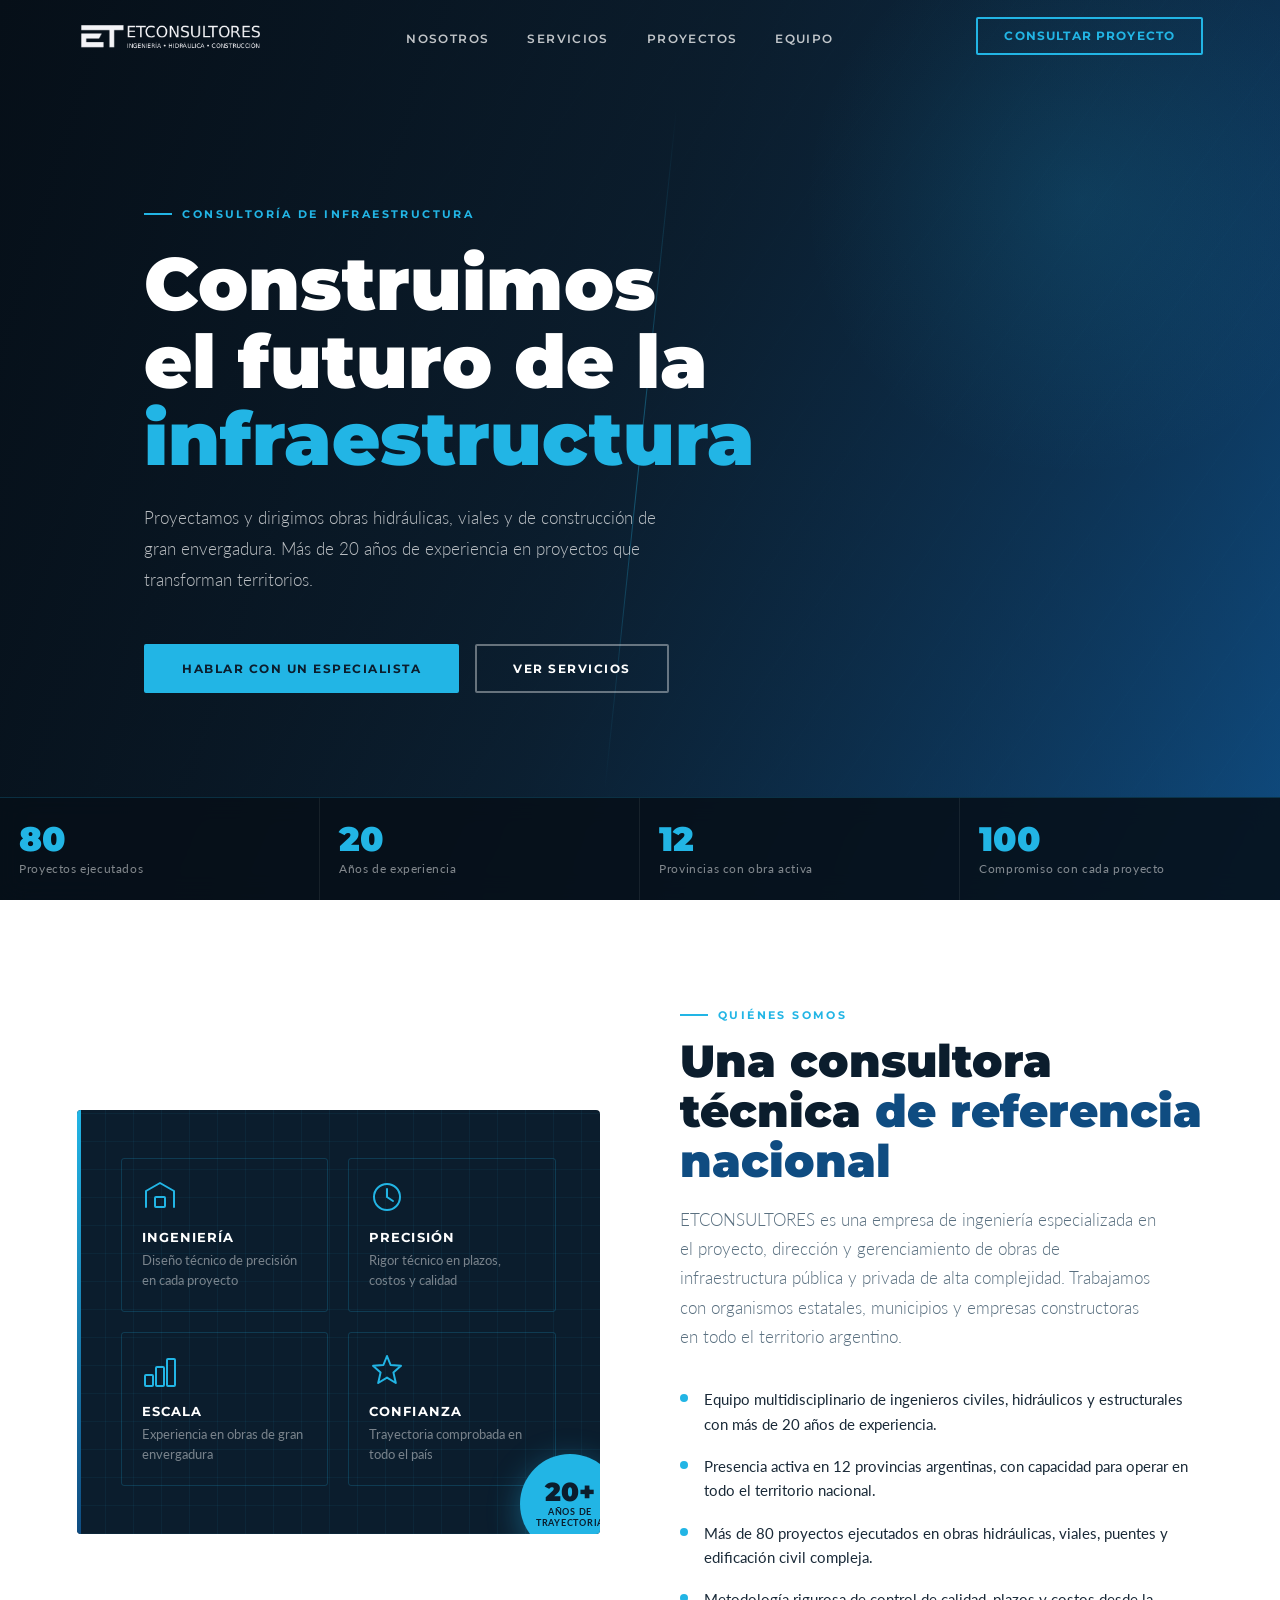
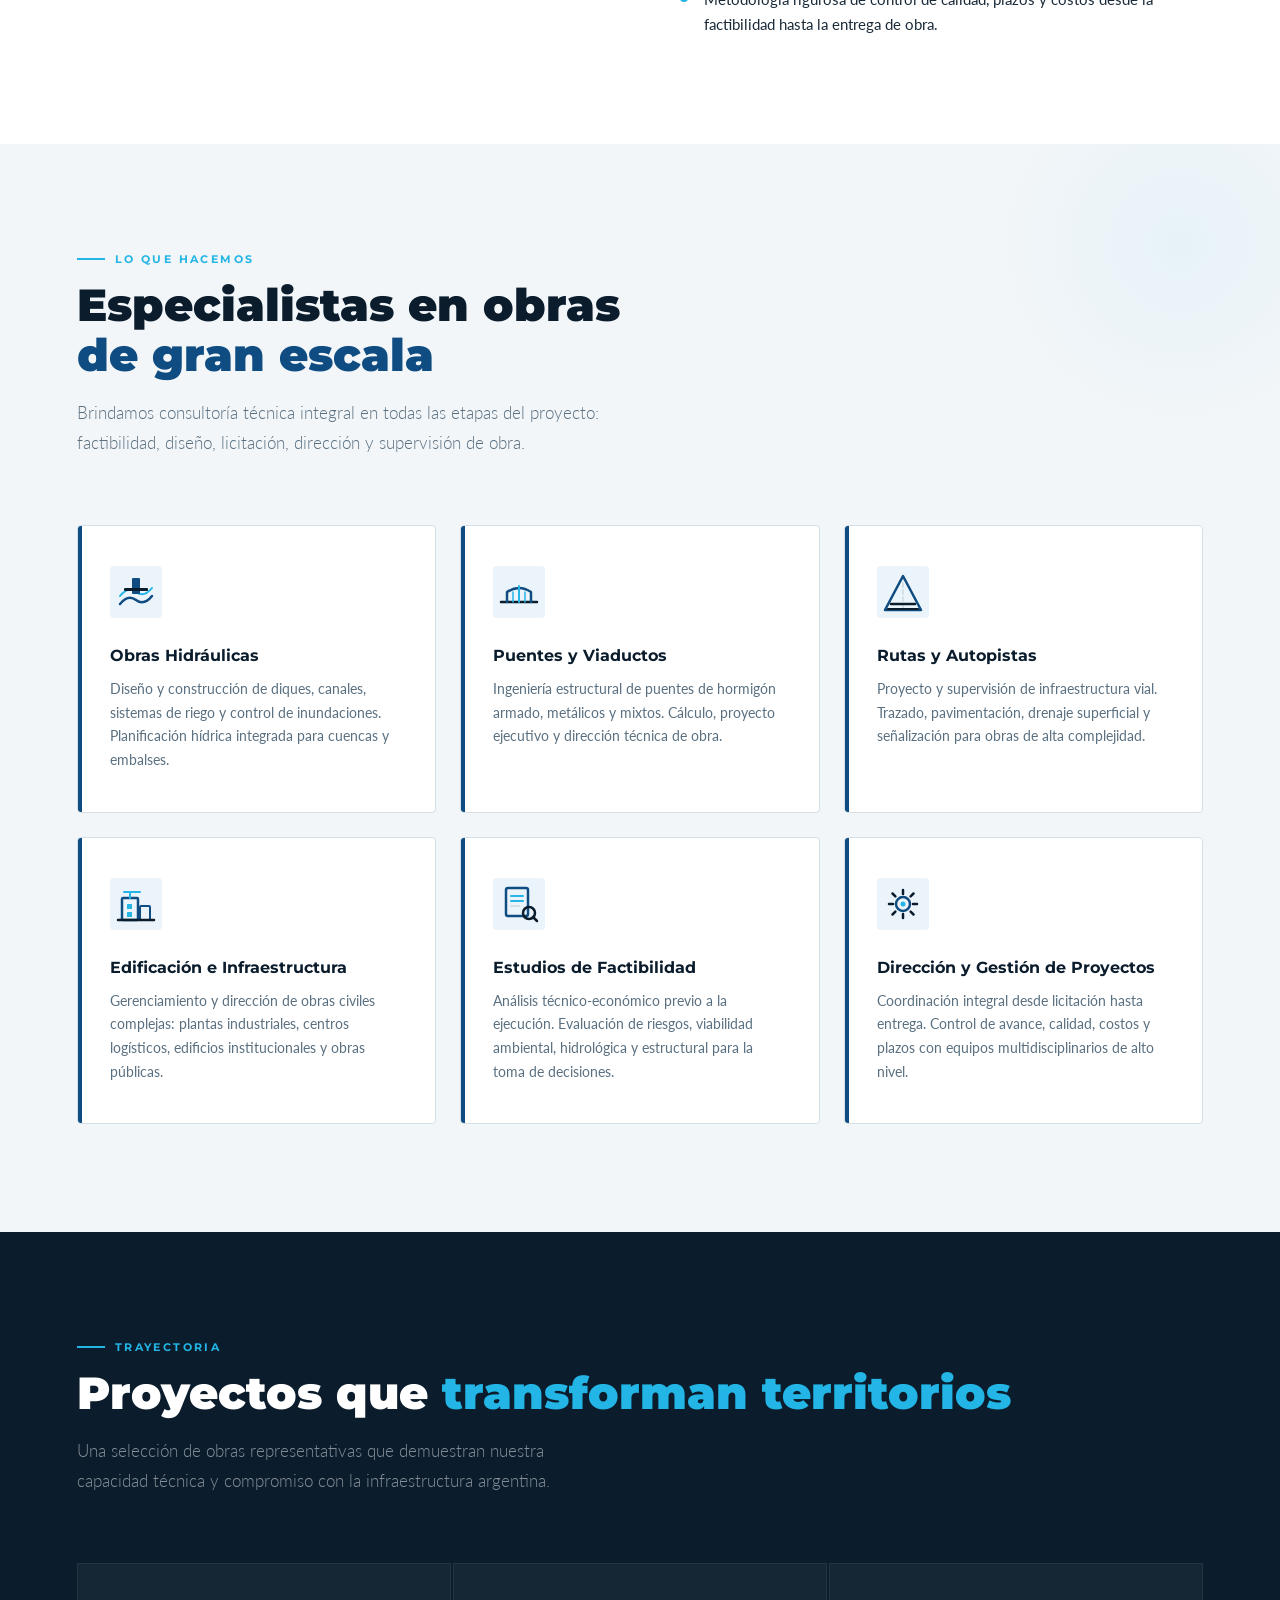
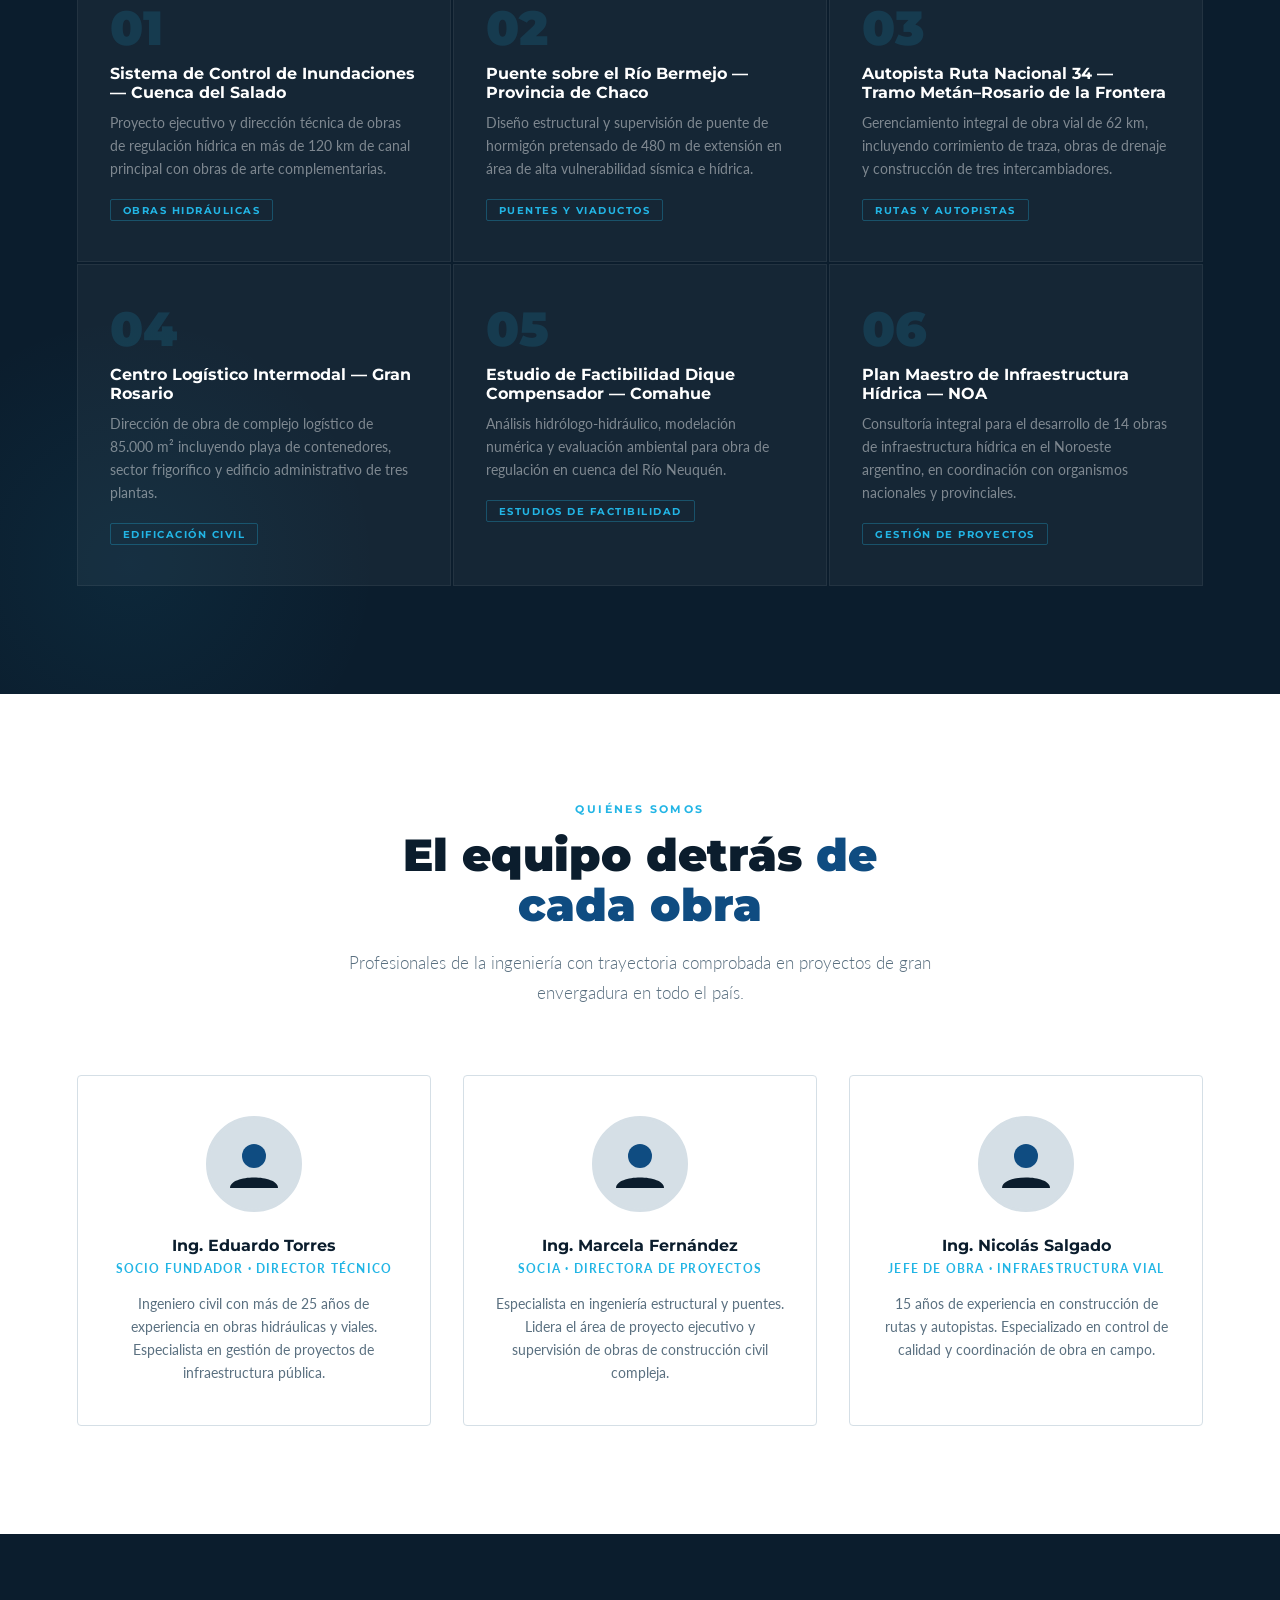
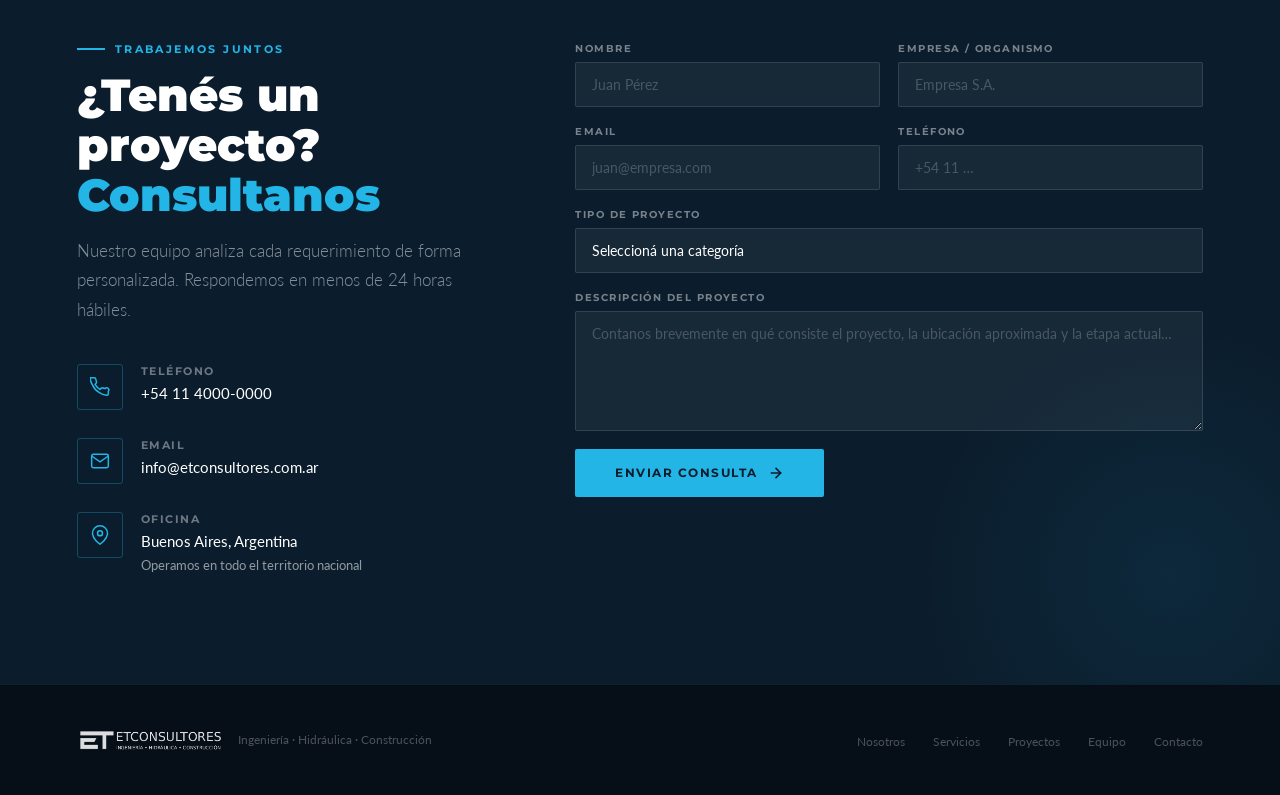
<file: index.html>
<!DOCTYPE html>
<html lang="es">

<head>
  <meta charset="UTF-8" />
  <meta name="viewport" content="width=device-width, initial-scale=1.0" />
  <title>ETCONSULTORES — Ingeniería · Hidráulica · Construcción</title>
  <meta name="description"
    content="Consultoría técnica integral en ingeniería hidráulica, vial y construcción. Más de 20 años proyectando y dirigiendo obras de infraestructura de gran escala en Argentina." />
  <link rel="icon" type="image/png" href="favicon.png" />
  <link
    href="https://fonts.googleapis.com/css2?family=Montserrat:wght@400;600;700;900&family=Lato:wght@300;400;700&display=swap"
    rel="stylesheet" />
  <link rel="stylesheet" href="styles.css" />
</head>

<body>

  <!-- ============================================================
     NAVBAR
  ============================================================ -->
  <nav id="navbar" role="navigation" aria-label="Navegación principal">
    <a href="#hero" class="nav-logo">
      <!-- Usar et-logo-white.png si está disponible, sino et-logo.png -->
      <img src="/images/etlogowhite.png" alt="ETCONSULTORES — Ingeniería Hidráulica Construcción" />
    </a>

    <ul class="nav-links">
      <li><a href="#nosotros">Nosotros</a></li>
      <li><a href="#servicios">Servicios</a></li>
      <li><a href="#proyectos">Proyectos</a></li>
      <li><a href="#equipo">Equipo</a></li>
    </ul>

    <a href="#contacto" class="nav-cta">Consultar proyecto</a>

    <button class="nav-hamburger" id="hamburger" aria-label="Abrir menú" aria-expanded="false"
      aria-controls="mobile-menu">
      <span></span>
      <span></span>
      <span></span>
    </button>
  </nav>

  <!-- Mobile menu -->
  <nav id="mobile-menu" class="nav-mobile" aria-label="Menú móvil">
    <a href="#nosotros">Nosotros</a>
    <a href="#servicios">Servicios</a>
    <a href="#proyectos">Proyectos</a>
    <a href="#equipo">Equipo</a>
    <a href="#contacto" class="nav-cta">Consultar proyecto</a>
  </nav>

  <!-- ============================================================
     HERO
  ============================================================ -->
  <section id="hero" aria-label="Inicio">

    <div class="hero-bg">
      <video autoplay muted loop playsinline preload="auto">
        <source src="video.mp4" type="video/mp4" />
      </video>
    </div>
    <div class="hero-overlay"></div>
    <div class="hero-accent-line" aria-hidden="true"></div>
    <div class="hero-glow" aria-hidden="true"></div>

    <div class="hero-content">
      <div class="hero-label-wrap">
        <span class="label">Consultoría de infraestructura</span>
      </div>
      <h1 class="hero-h1">
        Construimos<br>el futuro de la<br><em>infraestructura</em>
      </h1>
      <p class="hero-sub">
        Proyectamos y dirigimos obras hidráulicas, viales y de construcción de gran envergadura.
        Más de 20 años de experiencia en proyectos que transforman territorios.
      </p>
      <div class="hero-btns">
        <a href="#contacto" class="btn-primary">Hablar con un especialista</a>
        <a href="#servicios" class="btn-outline">Ver servicios</a>
      </div>
    </div>

    <div class="hero-stats" aria-label="Indicadores clave">
      <div class="hero-stat">
        <div class="hero-stat-number" data-value="80">+80</div>
        <div class="hero-stat-label">Proyectos ejecutados</div>
      </div>
      <div class="hero-stat">
        <div class="hero-stat-number" data-value="20">20+</div>
        <div class="hero-stat-label">Años de experiencia</div>
      </div>
      <div class="hero-stat">
        <div class="hero-stat-number" data-value="12">12</div>
        <div class="hero-stat-label">Provincias con obra activa</div>
      </div>
      <div class="hero-stat">
        <div class="hero-stat-number" data-value="100">100%</div>
        <div class="hero-stat-label">Compromiso con cada proyecto</div>
      </div>
    </div>
  </section>

  <!-- ============================================================
     NOSOTROS
  ============================================================ -->
  <section id="nosotros">
    <div class="nosotros-wrap">

      <!-- Visual side -->
      <div class="nosotros-visual reveal">
        <div class="nosotros-box">
          <div class="nosotros-box-accent"></div>
          <div class="nosotros-values">

            <div class="nosotros-value-item">
              <svg class="nosotros-value-icon" viewBox="0 0 36 36" fill="none" xmlns="http://www.w3.org/2000/svg">
                <path d="M4 28 L4 12 L18 4 L32 12 L32 28" stroke="currentColor" stroke-width="2" stroke-linecap="round"
                  stroke-linejoin="round" />
                <rect x="13" y="18" width="10" height="10" rx="1" stroke="currentColor" stroke-width="2" />
              </svg>
              <div class="nosotros-value-name">Ingeniería</div>
              <div class="nosotros-value-desc">Diseño técnico de precisión en cada proyecto</div>
            </div>

            <div class="nosotros-value-item">
              <svg class="nosotros-value-icon" viewBox="0 0 36 36" fill="none" xmlns="http://www.w3.org/2000/svg">
                <circle cx="18" cy="18" r="13" stroke="currentColor" stroke-width="2" />
                <path d="M18 10 L18 18 L24 22" stroke="currentColor" stroke-width="2" stroke-linecap="round" />
              </svg>
              <div class="nosotros-value-name">Precisión</div>
              <div class="nosotros-value-desc">Rigor técnico en plazos, costos y calidad</div>
            </div>

            <div class="nosotros-value-item">
              <svg class="nosotros-value-icon" viewBox="0 0 36 36" fill="none" xmlns="http://www.w3.org/2000/svg">
                <rect x="3" y="22" width="8" height="11" rx="1" stroke="currentColor" stroke-width="2" />
                <rect x="14" y="14" width="8" height="19" rx="1" stroke="currentColor" stroke-width="2" />
                <rect x="25" y="6" width="8" height="27" rx="1" stroke="currentColor" stroke-width="2" />
              </svg>
              <div class="nosotros-value-name">Escala</div>
              <div class="nosotros-value-desc">Experiencia en obras de gran envergadura</div>
            </div>

            <div class="nosotros-value-item">
              <svg class="nosotros-value-icon" viewBox="0 0 36 36" fill="none" xmlns="http://www.w3.org/2000/svg">
                <path d="M18 3 L21.6 12 L32 12.8 L24.4 19.4 L26.8 30 L18 24.6 L9.2 30 L11.6 19.4 L4 12.8 L14.4 12 Z"
                  stroke="currentColor" stroke-width="2" stroke-linejoin="round" />
              </svg>
              <div class="nosotros-value-name">Confianza</div>
              <div class="nosotros-value-desc">Trayectoria comprobada en todo el país</div>
            </div>

          </div>

          <div class="nosotros-badge">
            <div class="nosotros-badge-num">20+</div>
            <div class="nosotros-badge-txt">años de<br>trayectoria</div>
          </div>
        </div>
      </div>

      <!-- Text side -->
      <div class="nosotros-text reveal reveal-delay-2">
        <span class="label">Quiénes somos</span>
        <h2 class="section-title">Una consultora técnica <span>de referencia nacional</span></h2>
        <p class="section-sub">
          ETCONSULTORES es una empresa de ingeniería especializada en el proyecto, dirección
          y gerenciamiento de obras de infraestructura pública y privada de alta complejidad.
          Trabajamos con organismos estatales, municipios y empresas constructoras en todo el territorio argentino.
        </p>
        <ul class="nosotros-list">
          <li class="nosotros-list-item">
            <div class="nosotros-list-dot"></div>
            <span>Equipo multidisciplinario de ingenieros civiles, hidráulicos y estructurales con más de 20 años de
              experiencia.</span>
          </li>
          <li class="nosotros-list-item">
            <div class="nosotros-list-dot"></div>
            <span>Presencia activa en 12 provincias argentinas, con capacidad para operar en todo el territorio
              nacional.</span>
          </li>
          <li class="nosotros-list-item">
            <div class="nosotros-list-dot"></div>
            <span>Más de 80 proyectos ejecutados en obras hidráulicas, viales, puentes y edificación civil
              compleja.</span>
          </li>
          <li class="nosotros-list-item">
            <div class="nosotros-list-dot"></div>
            <span>Metodología rigurosa de control de calidad, plazos y costos desde la factibilidad hasta la entrega de
              obra.</span>
          </li>
        </ul>
      </div>

    </div>
  </section>

  <!-- ============================================================
     SERVICIOS
  ============================================================ -->
  <section id="servicios">
    <div class="section-header reveal">
      <span class="label">Lo que hacemos</span>
      <h2 class="section-title">Especialistas en obras<br><span>de gran escala</span></h2>
      <p class="section-sub">
        Brindamos consultoría técnica integral en todas las etapas del proyecto: factibilidad,
        diseño, licitación, dirección y supervisión de obra.
      </p>
    </div>

    <div class="services-grid">

      <div class="service-card reveal reveal-delay-1">
        <div class="service-icon">
          <svg viewBox="0 0 52 52" fill="none" xmlns="http://www.w3.org/2000/svg">
            <rect width="52" height="52" rx="4" fill="#EBF4FA" />
            <path d="M10 38 Q18 28 26 34 Q34 40 42 30" stroke="#0F4C81" stroke-width="2.5" stroke-linecap="round"
              fill="none" />
            <path d="M10 30 Q18 20 26 26 Q34 32 42 22" stroke="#22B5E5" stroke-width="2" stroke-linecap="round"
              fill="none" />
            <rect x="22" y="12" width="8" height="16" rx="1" fill="#0F4C81" />
            <rect x="14" y="22" width="24" height="3" rx="1" fill="#0B1D2D" />
          </svg>
        </div>
        <div class="service-title">Obras Hidráulicas</div>
        <div class="service-desc">Diseño y construcción de diques, canales, sistemas de riego y control de inundaciones.
          Planificación hídrica integrada para cuencas y embalses.</div>
      </div>

      <div class="service-card reveal reveal-delay-2">
        <div class="service-icon">
          <svg viewBox="0 0 52 52" fill="none" xmlns="http://www.w3.org/2000/svg">
            <rect width="52" height="52" rx="4" fill="#EBF4FA" />
            <line x1="8" y1="36" x2="44" y2="36" stroke="#0B1D2D" stroke-width="2.5" stroke-linecap="round" />
            <path d="M14 36 L14 26 Q26 18 38 26 L38 36" stroke="#0F4C81" stroke-width="2.5" fill="none"
              stroke-linecap="round" stroke-linejoin="round" />
            <line x1="26" y1="20" x2="26" y2="36" stroke="#22B5E5" stroke-width="2" stroke-linecap="round" />
            <line x1="20" y1="26" x2="20" y2="36" stroke="#22B5E5" stroke-width="1.5" stroke-linecap="round" />
            <line x1="32" y1="26" x2="32" y2="36" stroke="#22B5E5" stroke-width="1.5" stroke-linecap="round" />
          </svg>
        </div>
        <div class="service-title">Puentes y Viaductos</div>
        <div class="service-desc">Ingeniería estructural de puentes de hormigón armado, metálicos y mixtos. Cálculo,
          proyecto ejecutivo y dirección técnica de obra.</div>
      </div>

      <div class="service-card reveal reveal-delay-3">
        <div class="service-icon">
          <svg viewBox="0 0 52 52" fill="none" xmlns="http://www.w3.org/2000/svg">
            <rect width="52" height="52" rx="4" fill="#EBF4FA" />
            <path d="M26 42 L26 10" stroke="#D5DFE6" stroke-width="2" stroke-dasharray="4 3" stroke-linecap="round" />
            <path d="M8 44 L26 10 L44 44 Z" stroke="#0F4C81" stroke-width="2.5" fill="none" stroke-linejoin="round" />
            <path d="M14 38 L38 38" stroke="#0B1D2D" stroke-width="2.5" stroke-linecap="round" />
            <path d="M11 43 L41 43" stroke="#0B1D2D" stroke-width="2" stroke-linecap="round" />
          </svg>
        </div>
        <div class="service-title">Rutas y Autopistas</div>
        <div class="service-desc">Proyecto y supervisión de infraestructura vial. Trazado, pavimentación, drenaje
          superficial y señalización para obras de alta complejidad.</div>
      </div>

      <div class="service-card reveal reveal-delay-1">
        <div class="service-icon">
          <svg viewBox="0 0 52 52" fill="none" xmlns="http://www.w3.org/2000/svg">
            <rect width="52" height="52" rx="4" fill="#EBF4FA" />
            <rect x="12" y="20" width="16" height="22" rx="1" stroke="#0F4C81" stroke-width="2.5" fill="none" />
            <rect x="30" y="28" width="10" height="14" rx="1" stroke="#0F4C81" stroke-width="2" fill="none" />
            <line x1="8" y1="42" x2="44" y2="42" stroke="#0B1D2D" stroke-width="2.5" stroke-linecap="round" />
            <rect x="17" y="26" width="5" height="5" rx=".5" fill="#22B5E5" />
            <rect x="17" y="34" width="5" height="5" rx=".5" fill="#22B5E5" />
            <line x1="20" y1="20" x2="20" y2="14" stroke="#22B5E5" stroke-width="2" stroke-linecap="round" />
            <line x1="14" y1="14" x2="30" y2="14" stroke="#22B5E5" stroke-width="2" stroke-linecap="round" />
          </svg>
        </div>
        <div class="service-title">Edificación e Infraestructura</div>
        <div class="service-desc">Gerenciamiento y dirección de obras civiles complejas: plantas industriales, centros
          logísticos, edificios institucionales y obras públicas.</div>
      </div>

      <div class="service-card reveal reveal-delay-2">
        <div class="service-icon">
          <svg viewBox="0 0 52 52" fill="none" xmlns="http://www.w3.org/2000/svg">
            <rect width="52" height="52" rx="4" fill="#EBF4FA" />
            <rect x="13" y="10" width="22" height="28" rx="2" stroke="#0F4C81" stroke-width="2.5" fill="none" />
            <line x1="18" y1="18" x2="30" y2="18" stroke="#22B5E5" stroke-width="2" stroke-linecap="round" />
            <line x1="18" y1="23" x2="30" y2="23" stroke="#22B5E5" stroke-width="2" stroke-linecap="round" />
            <line x1="18" y1="28" x2="26" y2="28" stroke="#D5DFE6" stroke-width="2" stroke-linecap="round" />
            <circle cx="36" cy="35" r="6" stroke="#0B1D2D" stroke-width="2.5" fill="none" />
            <line x1="40" y1="39" x2="44" y2="43" stroke="#0B1D2D" stroke-width="2.5" stroke-linecap="round" />
          </svg>
        </div>
        <div class="service-title">Estudios de Factibilidad</div>
        <div class="service-desc">Análisis técnico-económico previo a la ejecución. Evaluación de riesgos, viabilidad
          ambiental, hidrológica y estructural para la toma de decisiones.</div>
      </div>

      <div class="service-card reveal reveal-delay-3">
        <div class="service-icon">
          <svg viewBox="0 0 52 52" fill="none" xmlns="http://www.w3.org/2000/svg">
            <rect width="52" height="52" rx="4" fill="#EBF4FA" />
            <circle cx="26" cy="26" r="7" stroke="#0F4C81" stroke-width="2.5" fill="none" />
            <circle cx="26" cy="26" r="2.5" fill="#22B5E5" />
            <path
              d="M26 12 L26 16 M26 36 L26 40 M12 26 L16 26 M36 26 L40 26 M15.5 15.5 L18.4 18.4 M33.6 33.6 L36.5 36.5 M36.5 15.5 L33.6 18.4 M18.4 33.6 L15.5 36.5"
              stroke="#0B1D2D" stroke-width="2.5" stroke-linecap="round" />
          </svg>
        </div>
        <div class="service-title">Dirección y Gestión de Proyectos</div>
        <div class="service-desc">Coordinación integral desde licitación hasta entrega. Control de avance, calidad,
          costos y plazos con equipos multidisciplinarios de alto nivel.</div>
      </div>

    </div>
  </section>

  <!-- ============================================================
     PROYECTOS DESTACADOS
  ============================================================ -->
  <section id="proyectos">
    <div class="section-header reveal">
      <span class="label">Trayectoria</span>
      <h2 class="section-title">Proyectos que <span>transforman territorios</span></h2>
      <p class="section-sub">
        Una selección de obras representativas que demuestran nuestra capacidad técnica y compromiso con la
        infraestructura argentina.
      </p>
    </div>

    <div class="proyectos-grid">

      <div class="proyecto-card reveal reveal-delay-1">
        <div class="proyecto-num">01</div>
        <div class="proyecto-title">Sistema de Control de Inundaciones — Cuenca del Salado</div>
        <div class="proyecto-desc">Proyecto ejecutivo y dirección técnica de obras de regulación hídrica en más de 120
          km de canal principal con obras de arte complementarias.</div>
        <span class="proyecto-tag">Obras Hidráulicas</span>
      </div>

      <div class="proyecto-card reveal reveal-delay-2">
        <div class="proyecto-num">02</div>
        <div class="proyecto-title">Puente sobre el Río Bermejo — Provincia de Chaco</div>
        <div class="proyecto-desc">Diseño estructural y supervisión de puente de hormigón pretensado de 480 m de
          extensión en área de alta vulnerabilidad sísmica e hídrica.</div>
        <span class="proyecto-tag">Puentes y Viaductos</span>
      </div>

      <div class="proyecto-card reveal reveal-delay-3">
        <div class="proyecto-num">03</div>
        <div class="proyecto-title">Autopista Ruta Nacional 34 — Tramo Metán–Rosario de la Frontera</div>
        <div class="proyecto-desc">Gerenciamiento integral de obra vial de 62 km, incluyendo corrimiento de traza, obras
          de drenaje y construcción de tres intercambiadores.</div>
        <span class="proyecto-tag">Rutas y Autopistas</span>
      </div>

      <div class="proyecto-card reveal reveal-delay-1">
        <div class="proyecto-num">04</div>
        <div class="proyecto-title">Centro Logístico Intermodal — Gran Rosario</div>
        <div class="proyecto-desc">Dirección de obra de complejo logístico de 85.000 m² incluyendo playa de
          contenedores, sector frigorífico y edificio administrativo de tres plantas.</div>
        <span class="proyecto-tag">Edificación Civil</span>
      </div>

      <div class="proyecto-card reveal reveal-delay-2">
        <div class="proyecto-num">05</div>
        <div class="proyecto-title">Estudio de Factibilidad Dique Compensador — Comahue</div>
        <div class="proyecto-desc">Análisis hidrólogo-hidráulico, modelación numérica y evaluación ambiental para obra
          de regulación en cuenca del Río Neuquén.</div>
        <span class="proyecto-tag">Estudios de Factibilidad</span>
      </div>

      <div class="proyecto-card reveal reveal-delay-3">
        <div class="proyecto-num">06</div>
        <div class="proyecto-title">Plan Maestro de Infraestructura Hídrica — NOA</div>
        <div class="proyecto-desc">Consultoría integral para el desarrollo de 14 obras de infraestructura hídrica en el
          Noroeste argentino, en coordinación con organismos nacionales y provinciales.</div>
        <span class="proyecto-tag">Gestión de Proyectos</span>
      </div>

    </div>
  </section>

  <!-- ============================================================
     EQUIPO
  ============================================================ -->
  <section id="equipo">
    <div class="equipo-header reveal">
      <span class="label">Quiénes somos</span>
      <h2 class="section-title">El equipo detrás <span>de cada obra</span></h2>
      <p class="section-sub" style="margin: 18px auto 0; max-width: 100%;">
        Profesionales de la ingeniería con trayectoria comprobada en proyectos de gran envergadura en todo el país.
      </p>
    </div>

    <div class="team-grid">

      <div class="team-card reveal reveal-delay-1">
        <div class="team-avatar">
          <svg class="avatar-placeholder" viewBox="0 0 60 60" fill="none" xmlns="http://www.w3.org/2000/svg">
            <circle cx="30" cy="22" r="12" fill="#0F4C81" />
            <path d="M6 54 C6 40 54 40 54 54" fill="#0B1D2D" />
          </svg>
        </div>
        <div class="team-name">Ing. Eduardo Torres</div>
        <div class="team-role">Socio fundador · Director técnico</div>
        <div class="team-bio">Ingeniero civil con más de 25 años de experiencia en obras hidráulicas y viales.
          Especialista en gestión de proyectos de infraestructura pública.</div>
      </div>

      <div class="team-card reveal reveal-delay-2">
        <div class="team-avatar">
          <svg class="avatar-placeholder" viewBox="0 0 60 60" fill="none" xmlns="http://www.w3.org/2000/svg">
            <circle cx="30" cy="22" r="12" fill="#0F4C81" />
            <path d="M6 54 C6 40 54 40 54 54" fill="#0B1D2D" />
          </svg>
        </div>
        <div class="team-name">Ing. Marcela Fernández</div>
        <div class="team-role">Socia · Directora de proyectos</div>
        <div class="team-bio">Especialista en ingeniería estructural y puentes. Lidera el área de proyecto ejecutivo y
          supervisión de obras de construcción civil compleja.</div>
      </div>

      <div class="team-card reveal reveal-delay-3">
        <div class="team-avatar">
          <svg class="avatar-placeholder" viewBox="0 0 60 60" fill="none" xmlns="http://www.w3.org/2000/svg">
            <circle cx="30" cy="22" r="12" fill="#0F4C81" />
            <path d="M6 54 C6 40 54 40 54 54" fill="#0B1D2D" />
          </svg>
        </div>
        <div class="team-name">Ing. Nicolás Salgado</div>
        <div class="team-role">Jefe de obra · Infraestructura vial</div>
        <div class="team-bio">15 años de experiencia en construcción de rutas y autopistas. Especializado en control de
          calidad y coordinación de obra en campo.</div>
      </div>

    </div>
  </section>

  <!-- ============================================================
     CONTACTO
  ============================================================ -->
  <section id="contacto">
    <div class="contact-wrap">
      <div>
        <div class="section-header reveal" style="margin-bottom: 40px;">
          <span class="label">Trabajemos juntos</span>
          <h2 class="section-title">¿Tenés un proyecto?<br><span>Consultanos</span></h2>
          <p class="section-sub" style="margin-top: 16px;">
            Nuestro equipo analiza cada requerimiento de forma personalizada.
            Respondemos en menos de 24 horas hábiles.
          </p>
        </div>

        <div class="contact-info reveal">
          <div class="contact-item">
            <div class="contact-icon">
              <svg viewBox="0 0 24 24">
                <path
                  d="M22 16.92v3a2 2 0 01-2.18 2 19.79 19.79 0 01-8.63-3.07A19.5 19.5 0 013.07 9.81a19.79 19.79 0 01-3.07-8.68A2 2 0 012 1h3a2 2 0 012 1.72c.127.96.361 1.903.7 2.81a2 2 0 01-.45 2.11L6.09 8.91a16 16 0 006 6l1.27-1.27a2 2 0 012.11-.45c.907.339 1.85.573 2.81.7A2 2 0 0122 16.92z"
                  stroke-width="1.8" />
              </svg>
            </div>
            <div>
              <div class="contact-item-title">Teléfono</div>
              <div class="contact-item-val">+54 11 4000-0000</div>
            </div>
          </div>

          <div class="contact-item">
            <div class="contact-icon">
              <svg viewBox="0 0 24 24">
                <path d="M4 4h16c1.1 0 2 .9 2 2v12c0 1.1-.9 2-2 2H4c-1.1 0-2-.9-2-2V6c0-1.1.9-2 2-2z"
                  stroke-width="1.8" />
                <polyline points="22,6 12,13 2,6" stroke-width="1.8" />
              </svg>
            </div>
            <div>
              <div class="contact-item-title">Email</div>
              <div class="contact-item-val">info@etconsultores.com.ar</div>
            </div>
          </div>

          <div class="contact-item">
            <div class="contact-icon">
              <svg viewBox="0 0 24 24">
                <path d="M21 10c0 7-9 13-9 13s-9-6-9-13a9 9 0 0118 0z" stroke-width="1.8" />
                <circle cx="12" cy="10" r="3" stroke-width="1.8" />
              </svg>
            </div>
            <div>
              <div class="contact-item-title">Oficina</div>
              <div class="contact-item-val">
                Buenos Aires, Argentina<br>
                <span style="font-size:.82rem; opacity:.55;">Operamos en todo el territorio nacional</span>
              </div>
            </div>
          </div>
        </div>
      </div>

      <form class="contact-form reveal reveal-delay-2" onsubmit="handleSubmit(event)" novalidate>
        <div class="form-row">
          <div class="form-group">
            <label for="nombre">Nombre</label>
            <input id="nombre" type="text" placeholder="Juan Pérez" required />
          </div>
          <div class="form-group">
            <label for="empresa">Empresa / Organismo</label>
            <input id="empresa" type="text" placeholder="Empresa S.A." />
          </div>
        </div>
        <div class="form-row">
          <div class="form-group">
            <label for="email">Email</label>
            <input id="email" type="email" placeholder="juan@empresa.com" required />
          </div>
          <div class="form-group">
            <label for="telefono">Teléfono</label>
            <input id="telefono" type="tel" placeholder="+54 11 …" />
          </div>
        </div>
        <div class="form-group">
          <label for="tipo">Tipo de proyecto</label>
          <select id="tipo">
            <option value="">Seleccioná una categoría</option>
            <option>Obra Hidráulica / Dique</option>
            <option>Puente o Viaducto</option>
            <option>Ruta o Autopista</option>
            <option>Edificación Civil</option>
            <option>Estudio de Factibilidad</option>
            <option>Dirección / Gerenciamiento</option>
            <option>Otro</option>
          </select>
        </div>
        <div class="form-group">
          <label for="descripcion">Descripción del proyecto</label>
          <textarea id="descripcion"
            placeholder="Contanos brevemente en qué consiste el proyecto, la ubicación aproximada y la etapa actual…"></textarea>
        </div>
        <button type="submit" class="form-submit">
          Enviar consulta
          <svg width="16" height="16" viewBox="0 0 24 24" fill="none" stroke="currentColor" stroke-width="2.5"
            stroke-linecap="round" stroke-linejoin="round">
            <line x1="5" y1="12" x2="19" y2="12" />
            <polyline points="12 5 19 12 12 19" />
          </svg>
        </button>
        <div id="form-msg">¡Consulta recibida! Nos ponemos en contacto pronto.</div>
      </form>
    </div>
  </section>

  <!-- ============================================================
     FOOTER
  ============================================================ -->
  <footer>
    <div class="footer-left">
      <img src="/images/etlogowhite.png" alt="ETCONSULTORES" />
      <span class="footer-copy"> Ingeniería · Hidráulica · Construcción</span>
    </div>
    <ul class="footer-links">
      <li><a href="#nosotros">Nosotros</a></li>
      <li><a href="#servicios">Servicios</a></li>
      <li><a href="#proyectos">Proyectos</a></li>
      <li><a href="#equipo">Equipo</a></li>
      <li><a href="#contacto">Contacto</a></li>
    </ul>
  </footer>

  <script src="main.js"></script>
</body>

</html>
</file>
<file: styles.css>
/* ============================================================
   ETCONSULTORES — styles.css
   Branding: #0B1D2D · #0F4C81 · #22B5E5 · #D5DFE6 · #FFFFFF
   Tipografías: Montserrat Bold (títulos) · Lato Regular (cuerpo)
============================================================ */

/* ── VARIABLES & RESET ── */
:root {
  --navy:       #0B1D2D;
  --navy-mid:   #0d2236;
  --blue:       #0F4C81;
  --sky:        #22B5E5;
  --sky-light:  #5fcbec;
  --light:      #D5DFE6;
  --white:      #FFFFFF;
  --gray-bg:    #F3F6F9;
  --text:       #1a2a38;
  --muted:      #5a7080;
  --ease:       cubic-bezier(.4, 0, .2, 1);
  --t:          0.35s;
}

*, *::before, *::after { box-sizing: border-box; margin: 0; padding: 0; }
html { scroll-behavior: smooth; font-size: 16px; }

body {
  font-family: 'Lato', sans-serif;
  color: var(--text);
  background: var(--white);
  overflow-x: hidden;
}

img { max-width: 100%; display: block; }
a   { text-decoration: none; color: inherit; }
ul  { list-style: none; }

/* ── TYPOGRAPHY HELPERS ── */
.label {
  font-family: 'Montserrat', sans-serif;
  font-size: .68rem;
  font-weight: 700;
  letter-spacing: .22em;
  text-transform: uppercase;
  color: var(--sky);
  display: flex;
  align-items: center;
  gap: 10px;
}
.label::before {
  content: '';
  display: inline-block;
  width: 28px;
  height: 2px;
  background: var(--sky);
  flex-shrink: 0;
}

.section-title {
  font-family: 'Montserrat', sans-serif;
  font-size: clamp(1.9rem, 3.5vw, 2.9rem);
  font-weight: 900;
  color: var(--navy);
  line-height: 1.12;
  margin-top: 14px;
}
.section-title span { color: var(--blue); }

.section-sub {
  font-family: 'Lato', sans-serif;
  font-weight: 300;
  font-size: 1.05rem;
  color: var(--muted);
  line-height: 1.75;
  max-width: 540px;
  margin-top: 18px;
}

section { padding: 108px 6%; }

.section-header { margin-bottom: 68px; }

/* ── SCROLL REVEAL ── */
.reveal {
  opacity: 0;
  transform: translateY(32px);
  transition: opacity .75s var(--ease), transform .75s var(--ease);
}
.reveal.visible { opacity: 1; transform: translateY(0); }
.reveal-delay-1 { transition-delay: .1s; }
.reveal-delay-2 { transition-delay: .2s; }
.reveal-delay-3 { transition-delay: .3s; }
.reveal-delay-4 { transition-delay: .4s; }
.reveal-delay-5 { transition-delay: .5s; }

/* ── BUTTONS ── */
.btn-primary {
  display: inline-flex;
  align-items: center;
  gap: 10px;
  font-family: 'Montserrat', sans-serif;
  font-size: .78rem;
  font-weight: 700;
  letter-spacing: .12em;
  text-transform: uppercase;
  padding: 15px 36px;
  background: var(--sky);
  color: var(--navy);
  border: 2px solid var(--sky);
  border-radius: 2px;
  cursor: pointer;
  transition: background var(--t) var(--ease), color var(--t) var(--ease), transform var(--t) var(--ease);
}
.btn-primary:hover {
  background: transparent;
  color: var(--sky);
  transform: translateY(-2px);
}

.btn-outline {
  display: inline-flex;
  align-items: center;
  gap: 10px;
  font-family: 'Montserrat', sans-serif;
  font-size: .78rem;
  font-weight: 700;
  letter-spacing: .12em;
  text-transform: uppercase;
  padding: 15px 36px;
  background: transparent;
  color: var(--white);
  border: 2px solid rgba(255,255,255,.38);
  border-radius: 2px;
  cursor: pointer;
  transition: border-color var(--t) var(--ease), color var(--t) var(--ease), transform var(--t) var(--ease);
}
.btn-outline:hover {
  border-color: var(--white);
  color: var(--white);
  transform: translateY(-2px);
}

/* ============================================================
   NAVBAR
============================================================ */
#navbar {
  position: fixed;
  top: 0; left: 0; right: 0;
  z-index: 200;
  display: flex;
  align-items: center;
  justify-content: space-between;
  padding: 0 6%;
  height: 72px;
  background: transparent;
  transition: background var(--t) var(--ease), box-shadow var(--t) var(--ease), height var(--t) var(--ease);
}
#navbar.scrolled {
  background: var(--navy);
  box-shadow: 0 4px 32px rgba(0,0,0,.3);
  height: 64px;
}

.nav-logo {
  display: flex;
  align-items: center;
  gap: 12px;
  flex-shrink: 0;
}
.nav-logo img {
  height: 38px;
  width: auto;
}

.nav-links {
  display: flex;
  gap: 38px;
}
.nav-links a {
  font-family: 'Montserrat', sans-serif;
  font-size: .72rem;
  font-weight: 600;
  letter-spacing: .12em;
  text-transform: uppercase;
  color: rgba(255,255,255,.75);
  position: relative;
  padding-bottom: 4px;
  transition: color var(--t) var(--ease);
}
.nav-links a::after {
  content: '';
  position: absolute;
  bottom: 0; left: 0;
  width: 0; height: 2px;
  background: var(--sky);
  transition: width var(--t) var(--ease);
}
.nav-links a:hover,
.nav-links a.active { color: var(--white); }
.nav-links a:hover::after,
.nav-links a.active::after { width: 100%; }

.nav-cta {
  font-family: 'Montserrat', sans-serif;
  font-size: .72rem;
  font-weight: 700;
  letter-spacing: .1em;
  text-transform: uppercase;
  padding: 10px 26px;
  border: 2px solid var(--sky);
  color: var(--sky);
  border-radius: 2px;
  white-space: nowrap;
  transition: background var(--t) var(--ease), color var(--t) var(--ease);
}
.nav-cta:hover {
  background: var(--sky);
  color: var(--navy);
}

/* Hamburger */
.nav-hamburger {
  display: none;
  flex-direction: column;
  gap: 5px;
  cursor: pointer;
  padding: 4px;
}
.nav-hamburger span {
  display: block;
  width: 24px; height: 2px;
  background: var(--white);
  border-radius: 2px;
  transition: transform var(--t) var(--ease), opacity var(--t) var(--ease);
}
.nav-hamburger.open span:nth-child(1) { transform: translateY(7px) rotate(45deg); }
.nav-hamburger.open span:nth-child(2) { opacity: 0; }
.nav-hamburger.open span:nth-child(3) { transform: translateY(-7px) rotate(-45deg); }

/* Mobile menu */
.nav-mobile {
  display: none;
  position: fixed;
  top: 64px; left: 0; right: 0;
  background: var(--navy);
  flex-direction: column;
  padding: 24px 6% 32px;
  gap: 0;
  z-index: 199;
  border-top: 1px solid rgba(34,181,229,.15);
  transform: translateY(-8px);
  opacity: 0;
  pointer-events: none;
  transition: transform var(--t) var(--ease), opacity var(--t) var(--ease);
}
.nav-mobile.open {
  display: flex;
  transform: translateY(0);
  opacity: 1;
  pointer-events: all;
}
.nav-mobile a {
  font-family: 'Montserrat', sans-serif;
  font-size: .82rem;
  font-weight: 600;
  letter-spacing: .1em;
  text-transform: uppercase;
  color: rgba(255,255,255,.75);
  padding: 14px 0;
  border-bottom: 1px solid rgba(255,255,255,.07);
  transition: color var(--t) var(--ease);
}
.nav-mobile a:hover { color: var(--sky); }
.nav-mobile .nav-cta {
  margin-top: 20px;
  display: block;
  text-align: center;
}

/* ============================================================
   HERO
============================================================ */
#hero {
  position: relative;
  height: 100vh;
  min-height: 640px;
  display: flex;
  align-items: center;
  overflow: hidden;
}

/* Gradient fallback background */
.hero-bg {
  position: absolute;
  inset: 0;
  background: linear-gradient(135deg, #060f18 0%, #0B1D2D 45%, #0F4C81 100%);
  z-index: 0;
}

/* Geometric accent pattern */
.hero-bg::after {
  content: '';
  position: absolute;
  inset: 0;
  background-image:
    repeating-linear-gradient(
      -55deg,
      transparent,
      transparent 60px,
      rgba(34,181,229,.025) 60px,
      rgba(34,181,229,.025) 61px
    );
  z-index: 1;
}

.hero-overlay {
  position: absolute;
  inset: 0;
  background: linear-gradient(
    105deg,
    rgba(6,15,24,.96) 0%,
    rgba(11,29,45,.82) 48%,
    rgba(15,76,129,.45) 100%
  );
  z-index: 2;
}

/* Vertical accent line */
.hero-accent-line {
  position: absolute;
  top: 12%; bottom: 12%;
  left: 50%;
  width: 1px;
  background: linear-gradient(to bottom, transparent, rgba(34,181,229,.4), transparent);
  z-index: 3;
  transform: skewX(-6deg);
}

/* Blue glow top-right */
.hero-glow {
  position: absolute;
  top: -100px; right: -100px;
  width: 600px; height: 600px;
  border-radius: 50%;
  background: radial-gradient(circle, rgba(34,181,229,.12) 0%, transparent 65%);
  z-index: 3;
  pointer-events: none;
}

.hero-content {
  position: relative;
  z-index: 4;
  padding: 0 6%;
  max-width: 800px;
}

@keyframes heroIn {
  from { opacity: 0; transform: translateY(36px); }
  to   { opacity: 1; transform: translateY(0); }
}

.hero-label-wrap {
  display: flex;
  align-items: center;
  gap: 14px;
  margin-bottom: 24px;
  animation: heroIn 1s .15s both;
}
.hero-label-wrap .label { color: var(--sky); }
.hero-label-wrap .label::before { background: var(--sky); }

.hero-h1 {
  font-family: 'Montserrat', sans-serif;
  font-size: clamp(2.6rem, 6vw, 4.6rem);
  font-weight: 900;
  color: var(--white);
  line-height: 1.05;
  margin-bottom: 26px;
  animation: heroIn 1s .3s both;
}
.hero-h1 em {
  font-style: normal;
  color: var(--sky);
}

.hero-sub {
  font-size: 1.08rem;
  font-weight: 300;
  color: rgba(255,255,255,.72);
  line-height: 1.78;
  max-width: 520px;
  margin-bottom: 48px;
  animation: heroIn 1s .45s both;
}

.hero-btns {
  display: flex;
  gap: 16px;
  flex-wrap: wrap;
  animation: heroIn 1s .6s both;
}

/* Stats bar */
.hero-stats {
  position: absolute;
  bottom: 0; left: 0; right: 0;
  z-index: 4;
  display: grid;
  grid-template-columns: repeat(4, 1fr);
  background: rgba(6,15,24,.88);
  backdrop-filter: blur(12px);
  border-top: 1px solid rgba(34,181,229,.2);
  animation: heroIn 1s .75s both;
}
.hero-stat {
  padding: 24px 6%;
  border-right: 1px solid rgba(255,255,255,.07);
}
.hero-stat:last-child { border-right: none; }
.hero-stat-number {
  font-family: 'Montserrat', sans-serif;
  font-size: 2.1rem;
  font-weight: 900;
  color: var(--sky);
  line-height: 1;
}
.hero-stat-label {
  font-size: .75rem;
  color: rgba(255,255,255,.5);
  letter-spacing: .05em;
  margin-top: 5px;
}

/* ============================================================
   NOSOTROS
============================================================ */
#nosotros {
  background: var(--white);
  position: relative;
  overflow: hidden;
}

.nosotros-wrap {
  display: grid;
  grid-template-columns: 1fr 1fr;
  gap: 80px;
  align-items: center;
}

.nosotros-visual {
  position: relative;
}

/* Blueprint-style decorative box */
.nosotros-box {
  position: relative;
  background: var(--navy);
  border-radius: 4px;
  padding: 48px 44px;
  overflow: hidden;
}
.nosotros-box::before {
  content: '';
  position: absolute;
  inset: 0;
  background-image:
    repeating-linear-gradient(0deg, rgba(34,181,229,.06) 0, rgba(34,181,229,.06) 1px, transparent 1px, transparent 28px),
    repeating-linear-gradient(90deg, rgba(34,181,229,.06) 0, rgba(34,181,229,.06) 1px, transparent 1px, transparent 28px);
  pointer-events: none;
}
.nosotros-box-accent {
  position: absolute;
  top: 0; left: 0;
  width: 4px; height: 100%;
  background: linear-gradient(to bottom, var(--sky), var(--blue));
}

.nosotros-values {
  display: grid;
  grid-template-columns: 1fr 1fr;
  gap: 20px;
  position: relative;
  z-index: 1;
}
.nosotros-value-item {
  border: 1px solid rgba(34,181,229,.2);
  border-radius: 3px;
  padding: 20px;
  transition: border-color var(--t) var(--ease);
}
.nosotros-value-item:hover { border-color: rgba(34,181,229,.5); }
.nosotros-value-icon {
  width: 36px; height: 36px;
  margin-bottom: 12px;
  color: var(--sky);
}
.nosotros-value-name {
  font-family: 'Montserrat', sans-serif;
  font-size: .8rem;
  font-weight: 700;
  color: var(--white);
  letter-spacing: .08em;
  text-transform: uppercase;
  margin-bottom: 6px;
}
.nosotros-value-desc {
  font-size: .8rem;
  color: rgba(255,255,255,.45);
  line-height: 1.55;
}

.nosotros-badge {
  position: absolute;
  bottom: -20px; right: -20px;
  width: 100px; height: 100px;
  background: var(--sky);
  border-radius: 50%;
  display: flex;
  flex-direction: column;
  align-items: center;
  justify-content: center;
  z-index: 2;
  box-shadow: 0 8px 32px rgba(34,181,229,.4);
}
.nosotros-badge-num {
  font-family: 'Montserrat', sans-serif;
  font-size: 1.6rem;
  font-weight: 900;
  color: var(--navy);
  line-height: 1;
}
.nosotros-badge-txt {
  font-size: .58rem;
  font-weight: 700;
  letter-spacing: .08em;
  text-transform: uppercase;
  color: var(--navy);
  text-align: center;
  line-height: 1.2;
  margin-top: 2px;
}

.nosotros-text .section-sub { max-width: 480px; }

.nosotros-list {
  margin-top: 36px;
  display: flex;
  flex-direction: column;
  gap: 18px;
}
.nosotros-list-item {
  display: flex;
  align-items: flex-start;
  gap: 16px;
  font-size: .95rem;
  color: var(--text);
  line-height: 1.6;
}
.nosotros-list-dot {
  width: 8px; height: 8px;
  border-radius: 50%;
  background: var(--sky);
  margin-top: 7px;
  flex-shrink: 0;
}

/* ============================================================
   SERVICIOS
============================================================ */
#servicios {
  background: var(--gray-bg);
  position: relative;
  overflow: hidden;
}
#servicios::before {
  content: '';
  position: absolute;
  top: -100px; right: -100px;
  width: 400px; height: 400px;
  border-radius: 50%;
  background: radial-gradient(circle, rgba(34,181,229,.06) 0%, transparent 70%);
  pointer-events: none;
}

.services-grid {
  display: grid;
  grid-template-columns: repeat(3, 1fr);
  gap: 24px;
}

.service-card {
  background: var(--white);
  border: 1px solid var(--light);
  border-radius: 4px;
  padding: 40px 32px;
  position: relative;
  overflow: hidden;
  transition: transform var(--t) var(--ease), box-shadow var(--t) var(--ease), border-color var(--t) var(--ease);
}
.service-card::before {
  content: '';
  position: absolute;
  top: 0; left: 0;
  width: 4px; height: 100%;
  background: var(--blue);
  transition: background var(--t) var(--ease);
}
.service-card:hover {
  transform: translateY(-6px);
  box-shadow: 0 20px 56px rgba(11,29,45,.11);
  border-color: transparent;
}
.service-card:hover::before { background: var(--sky); }

.service-icon {
  width: 52px; height: 52px;
  margin-bottom: 28px;
  position: relative; z-index: 1;
}
.service-icon svg { width: 100%; height: 100%; }

.service-title {
  font-family: 'Montserrat', sans-serif;
  font-size: .98rem;
  font-weight: 700;
  color: var(--navy);
  margin-bottom: 12px;
  position: relative; z-index: 1;
}
.service-desc {
  font-size: .88rem;
  color: var(--muted);
  line-height: 1.68;
  position: relative; z-index: 1;
}

/* ============================================================
   PROYECTOS (nueva sección)
============================================================ */
#proyectos {
  background: var(--navy);
  position: relative;
  overflow: hidden;
}
#proyectos::before {
  content: '';
  position: absolute;
  bottom: -120px; left: -120px;
  width: 500px; height: 500px;
  border-radius: 50%;
  background: radial-gradient(circle, rgba(34,181,229,.07) 0%, transparent 70%);
  pointer-events: none;
}
#proyectos .label { color: var(--sky); }
#proyectos .label::before { background: var(--sky); }
#proyectos .section-title { color: var(--white); }
#proyectos .section-title span { color: var(--sky); }
#proyectos .section-sub { color: rgba(255,255,255,.5); }

.proyectos-grid {
  display: grid;
  grid-template-columns: repeat(3, 1fr);
  gap: 2px;
}

.proyecto-card {
  background: rgba(255,255,255,.04);
  border: 1px solid rgba(255,255,255,.06);
  padding: 40px 32px;
  position: relative;
  overflow: hidden;
  transition: background var(--t) var(--ease);
}
.proyecto-card:hover { background: rgba(34,181,229,.06); }

.proyecto-num {
  font-family: 'Montserrat', sans-serif;
  font-size: 3rem;
  font-weight: 900;
  color: rgba(34,181,229,.15);
  line-height: 1;
  margin-bottom: 12px;
  transition: color var(--t) var(--ease);
}
.proyecto-card:hover .proyecto-num { color: rgba(34,181,229,.3); }

.proyecto-title {
  font-family: 'Montserrat', sans-serif;
  font-size: 1rem;
  font-weight: 700;
  color: var(--white);
  margin-bottom: 10px;
}
.proyecto-desc {
  font-size: .87rem;
  color: rgba(255,255,255,.45);
  line-height: 1.65;
}
.proyecto-tag {
  display: inline-block;
  margin-top: 18px;
  font-family: 'Montserrat', sans-serif;
  font-size: .62rem;
  font-weight: 700;
  letter-spacing: .15em;
  text-transform: uppercase;
  color: var(--sky);
  border: 1px solid rgba(34,181,229,.3);
  padding: 4px 12px;
  border-radius: 2px;
}

/* ============================================================
   EQUIPO
============================================================ */
#equipo {
  background: var(--white);
}
.equipo-header {
  text-align: center;
  max-width: 600px;
  margin: 0 auto 68px;
}
.equipo-header .label { justify-content: center; }
.equipo-header .label::before { display: none; }

.team-grid {
  display: grid;
  grid-template-columns: repeat(3, 1fr);
  gap: 32px;
}
.team-card {
  text-align: center;
  padding: 40px 28px;
  border: 1px solid var(--light);
  border-radius: 4px;
  transition: border-color var(--t) var(--ease), box-shadow var(--t) var(--ease), transform var(--t) var(--ease);
}
.team-card:hover {
  border-color: var(--sky);
  box-shadow: 0 12px 40px rgba(34,181,229,.1);
  transform: translateY(-4px);
}

.team-avatar {
  width: 96px; height: 96px;
  border-radius: 50%;
  margin: 0 auto 24px;
  background: var(--light);
  display: flex;
  align-items: center;
  justify-content: center;
  overflow: hidden;
  border: 3px solid var(--light);
  transition: border-color var(--t) var(--ease);
}
.team-card:hover .team-avatar { border-color: var(--sky); }
.avatar-placeholder { width: 60px; height: 60px; }

.team-name {
  font-family: 'Montserrat', sans-serif;
  font-size: 1rem;
  font-weight: 700;
  color: var(--navy);
  margin-bottom: 6px;
}
.team-role {
  font-size: .75rem;
  font-weight: 700;
  color: var(--sky);
  letter-spacing: .1em;
  text-transform: uppercase;
  margin-bottom: 16px;
}
.team-bio {
  font-size: .86rem;
  color: var(--muted);
  line-height: 1.68;
}

/* ============================================================
   CONTACTO
============================================================ */
#contacto {
  background: var(--navy);
  position: relative;
  overflow: hidden;
}
#contacto::before {
  content: '';
  position: absolute;
  bottom: -140px; right: -140px;
  width: 500px; height: 500px;
  border-radius: 50%;
  background: radial-gradient(circle, rgba(34,181,229,.08) 0%, transparent 70%);
  pointer-events: none;
}
#contacto .label       { color: var(--sky); }
#contacto .label::before { background: var(--sky); }
#contacto .section-title { color: var(--white); }
#contacto .section-title span { color: var(--sky); }
#contacto .section-sub { color: rgba(255,255,255,.5); }

.contact-wrap {
  display: grid;
  grid-template-columns: 1fr 1.5fr;
  gap: 80px;
  align-items: start;
}

.contact-info {
  display: flex;
  flex-direction: column;
  gap: 28px;
  margin-top: 8px;
}
.contact-item {
  display: flex;
  align-items: flex-start;
  gap: 18px;
}
.contact-icon {
  width: 46px; height: 46px;
  border: 1px solid rgba(34,181,229,.3);
  border-radius: 3px;
  display: flex;
  align-items: center;
  justify-content: center;
  flex-shrink: 0;
  transition: background var(--t) var(--ease), border-color var(--t) var(--ease);
}
.contact-item:hover .contact-icon {
  background: rgba(34,181,229,.1);
  border-color: var(--sky);
}
.contact-icon svg { width: 20px; height: 20px; stroke: var(--sky); fill: none; }
.contact-item-title {
  font-family: 'Montserrat', sans-serif;
  font-size: .68rem;
  font-weight: 700;
  letter-spacing: .14em;
  text-transform: uppercase;
  color: rgba(255,255,255,.4);
  margin-bottom: 4px;
}
.contact-item-val {
  font-size: .95rem;
  color: var(--white);
  line-height: 1.5;
}

/* Form */
.contact-form {
  display: flex;
  flex-direction: column;
  gap: 18px;
}
.form-row {
  display: grid;
  grid-template-columns: 1fr 1fr;
  gap: 18px;
}
.form-group {
  display: flex;
  flex-direction: column;
  gap: 7px;
}
.form-group label {
  font-family: 'Montserrat', sans-serif;
  font-size: .65rem;
  font-weight: 700;
  letter-spacing: .14em;
  text-transform: uppercase;
  color: rgba(255,255,255,.45);
}
.form-group input,
.form-group select,
.form-group textarea {
  background: rgba(255,255,255,.05);
  border: 1px solid rgba(255,255,255,.12);
  border-radius: 2px;
  padding: 13px 16px;
  font-family: 'Lato', sans-serif;
  font-size: .9rem;
  color: var(--white);
  outline: none;
  transition: border-color var(--t) var(--ease), background var(--t) var(--ease);
  width: 100%;
  -webkit-appearance: none;
}
.form-group select option { background: var(--navy); color: var(--white); }
.form-group input::placeholder,
.form-group textarea::placeholder { color: rgba(255,255,255,.22); }
.form-group input:focus,
.form-group select:focus,
.form-group textarea:focus {
  border-color: var(--sky);
  background: rgba(34,181,229,.06);
}
.form-group textarea { resize: vertical; min-height: 120px; }

.form-submit {
  font-family: 'Montserrat', sans-serif;
  font-size: .78rem;
  font-weight: 700;
  letter-spacing: .12em;
  text-transform: uppercase;
  padding: 16px 40px;
  background: var(--sky);
  color: var(--navy);
  border: none;
  border-radius: 2px;
  cursor: pointer;
  align-self: flex-start;
  display: inline-flex;
  align-items: center;
  gap: 10px;
  transition: background var(--t) var(--ease), transform var(--t) var(--ease);
}
.form-submit:hover { background: var(--sky-light); transform: translateY(-2px); }

#form-msg {
  font-size: .85rem;
  color: var(--sky);
  margin-top: 4px;
  display: none;
}

/* ============================================================
   FOOTER
============================================================ */
footer {
  background: #060f18;
  padding: 40px 6%;
  display: flex;
  align-items: center;
  justify-content: space-between;
  flex-wrap: wrap;
  gap: 20px;
  border-top: 1px solid rgba(34,181,229,.12);
}
.footer-left {
  display: flex;
  align-items: center;
  gap: 14px;
}
.footer-left img { height: 30px; width: auto; opacity: .9; }
.footer-copy {
  font-size: .78rem;
  color: rgba(255,255,255,.28);
}
.footer-links {
  display: flex;
  gap: 28px;
}
.footer-links a {
  font-size: .75rem;
  color: rgba(255,255,255,.28);
  transition: color var(--t) var(--ease);
}
.footer-links a:hover { color: var(--sky); }

/* ============================================================
   RESPONSIVE
============================================================ */
@media (max-width: 1024px) {
  .services-grid     { grid-template-columns: repeat(2, 1fr); }
  .proyectos-grid    { grid-template-columns: repeat(2, 1fr); }
  .nosotros-wrap     { gap: 56px; }
  .contact-wrap      { gap: 56px; }
}

@media (max-width: 768px) {
  section { padding: 80px 5%; }

  .nav-links, .nav-cta { display: none; }
  .nav-hamburger { display: flex; }

  .hero-h1 { font-size: clamp(2.2rem, 8vw, 3rem); }
  .hero-stats { grid-template-columns: repeat(2, 1fr); }

  .nosotros-wrap {
    grid-template-columns: 1fr;
    gap: 48px;
  }
  .nosotros-badge { display: none; }

  .services-grid  { grid-template-columns: 1fr; }
  .proyectos-grid { grid-template-columns: 1fr; }
  .team-grid      { grid-template-columns: 1fr; }

  .contact-wrap { grid-template-columns: 1fr; gap: 48px; }
  .form-row     { grid-template-columns: 1fr; }

  footer { flex-direction: column; align-items: flex-start; gap: 16px; }
}

@media (max-width: 480px) {
  .hero-stats { grid-template-columns: repeat(2, 1fr); }
  .nosotros-values { grid-template-columns: 1fr; }
}


.hero-bg video {
  position: absolute;
  inset: 0;
  width: 100%;
  height: 100%;
  object-fit: cover;
  z-index: 0;
}
</file>
